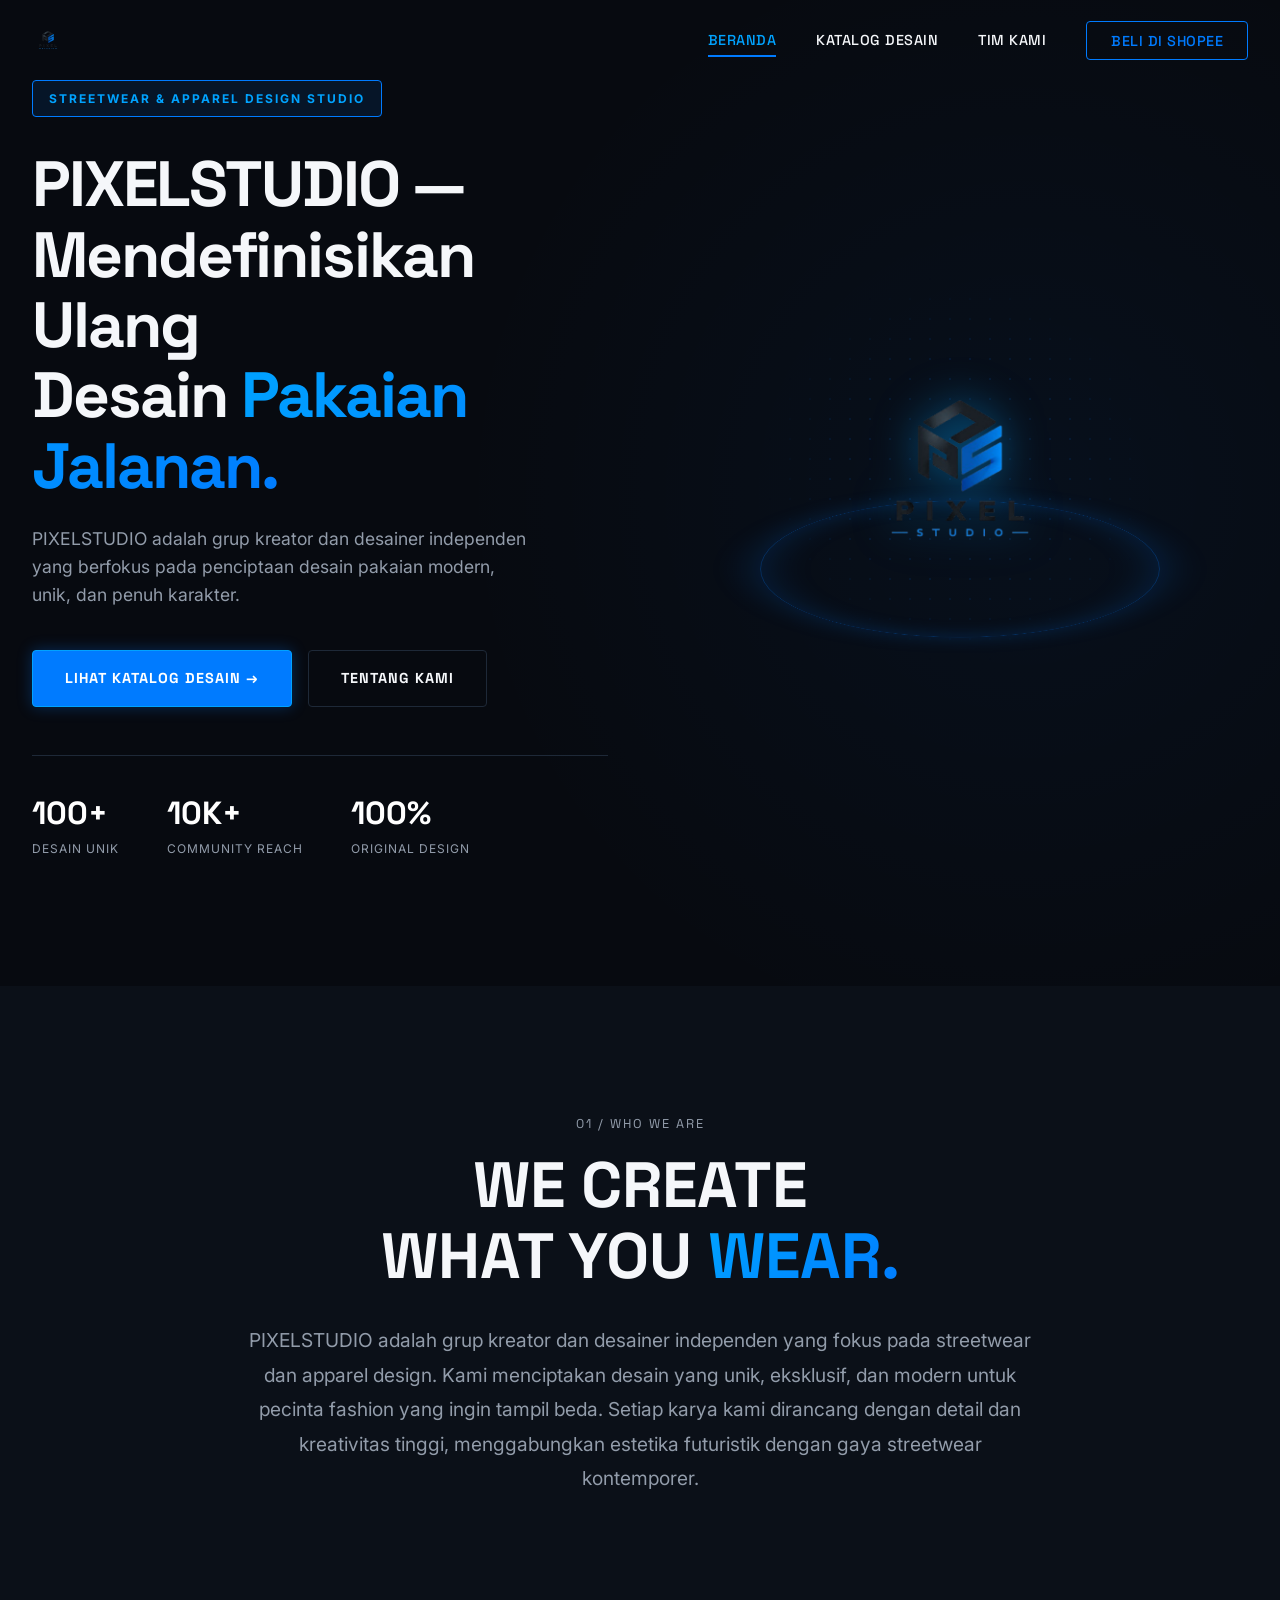
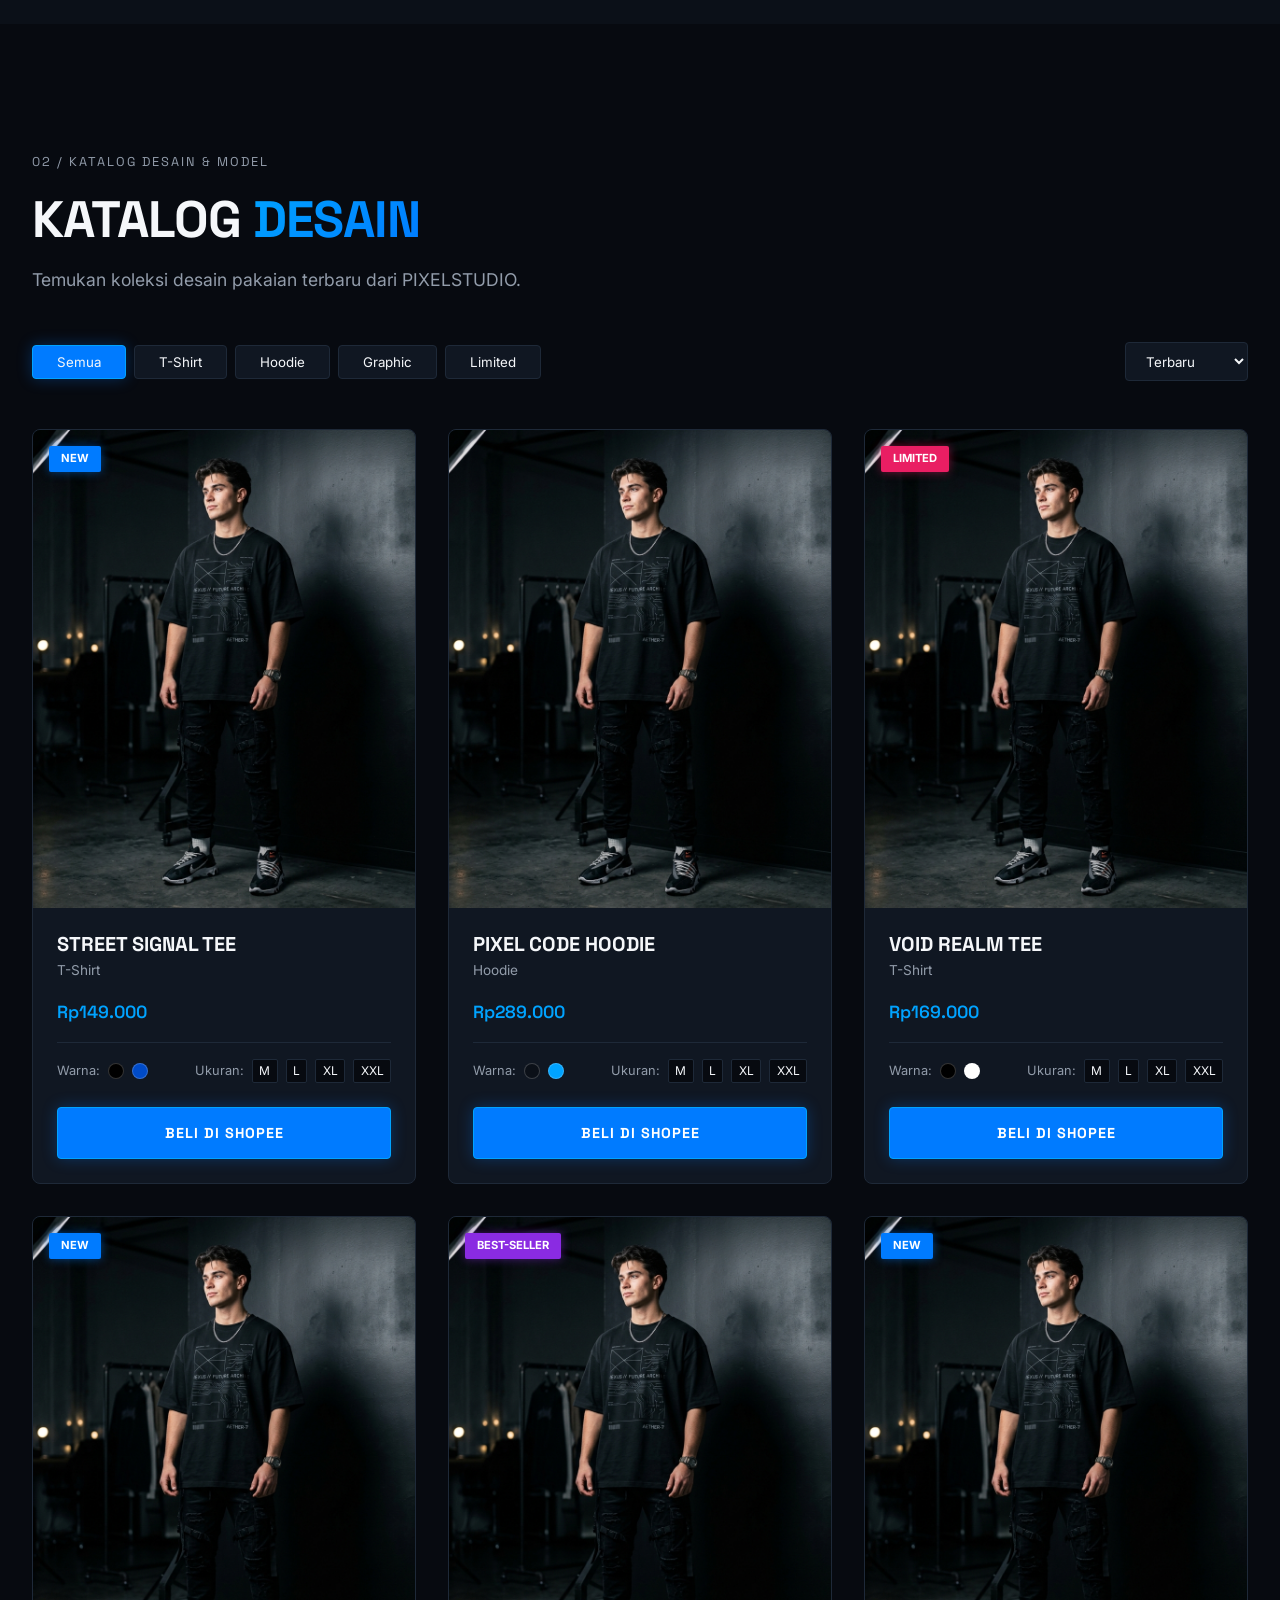
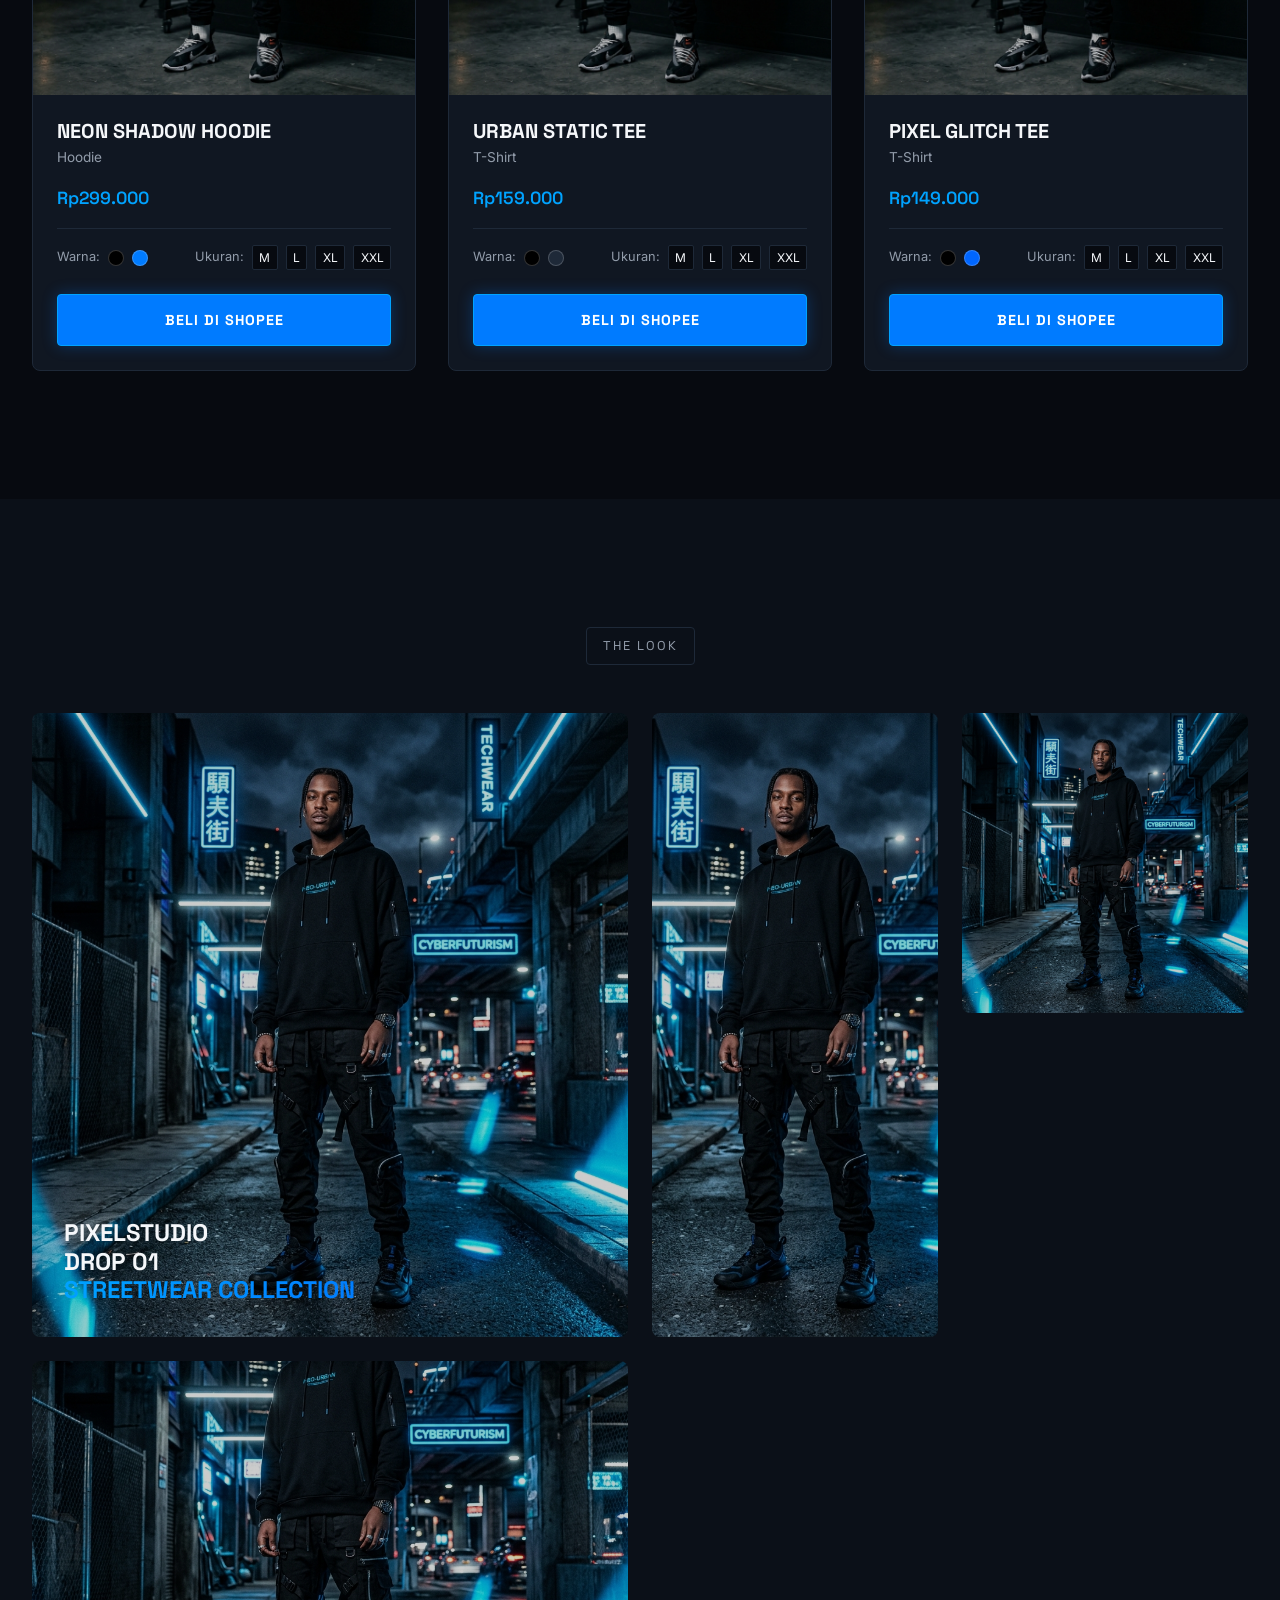
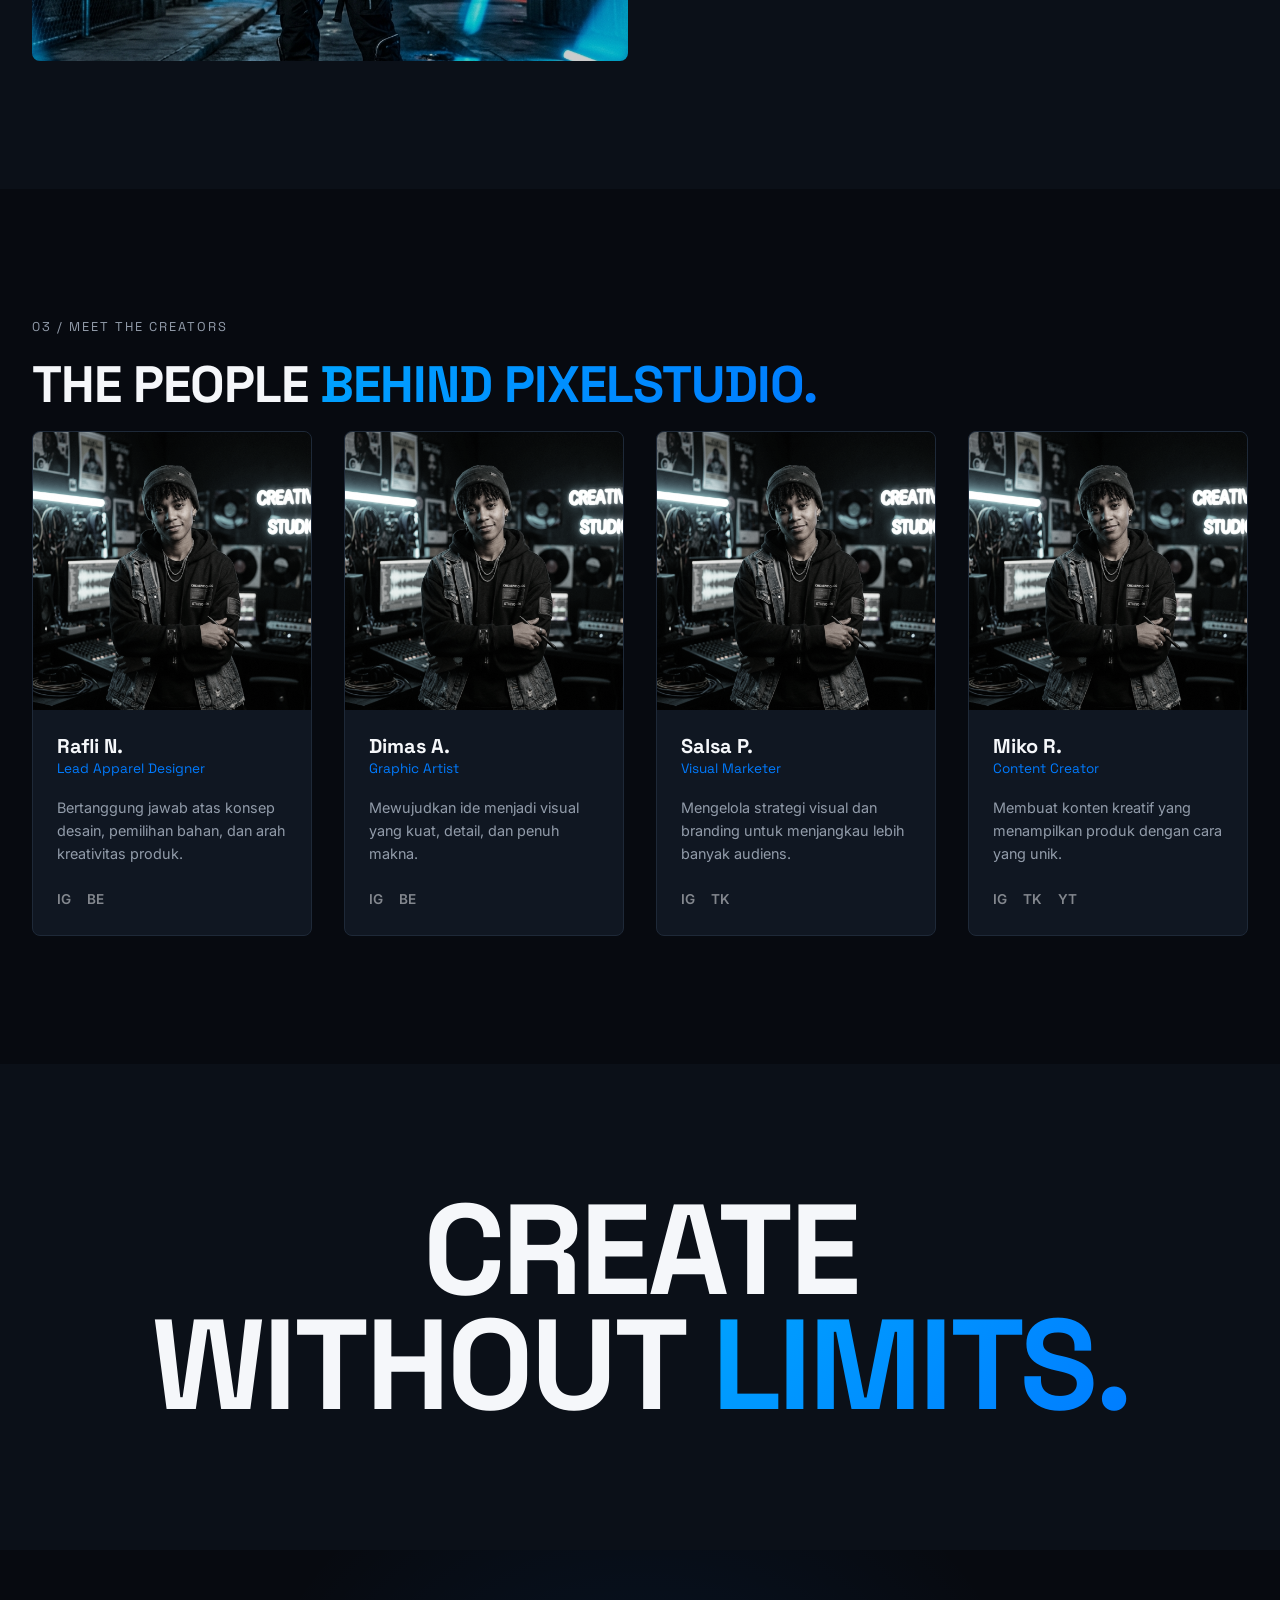
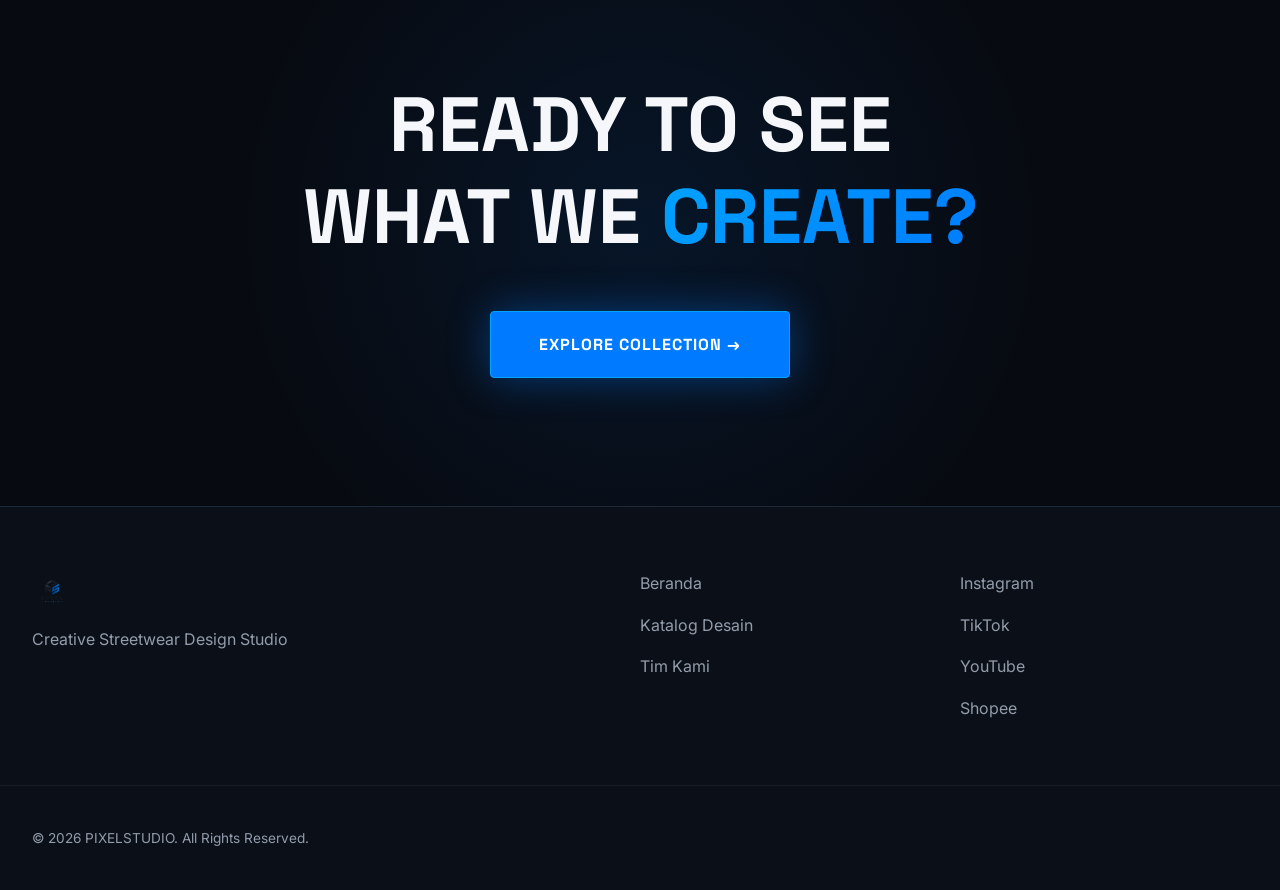
<file: WEBSITE/index.html>
<!DOCTYPE html>
<html lang="id">
<head>
    <meta charset="UTF-8">
    <meta name="viewport" content="width=device-width, initial-scale=1.0">
    <title>PIXELSTUDIO - Redefining Streetwear & Apparel Design</title>
    <link rel="preconnect" href="https://fonts.googleapis.com">
    <link rel="preconnect" href="https://fonts.gstatic.com" crossorigin>
    <link href="https://fonts.googleapis.com/css2?family=Space+Grotesk:wght@400;500;600;700;800&family=Inter:wght@300;400;500;600&display=swap" rel="stylesheet">
    <link rel="stylesheet" href="css/style.css">
</head>
<body>
    <nav class="navbar">
        <div class="container nav-container">
            <div class="logo">
                <a href="#home"><img src="images/logo.png" alt="PIXELSTUDIO" class="logo-img"></a>
            </div>
            <button class="hamburger" id="hamburger">
                <span></span>
                <span></span>
                <span></span>
            </button>
            <ul class="nav-menu" id="navMenu">
                <li><a href="#home" class="active">Beranda</a></li>
                <li><a href="#katalog">Katalog Desain</a></li>
                <li><a href="#team">Tim Kami</a></li>
                <li class="nav-cta"><a href="https://shopee.co.id/" target="_blank" rel="noopener" class="btn-nav-shopee">Beli di Shopee</a></li>
            </ul>
        </div>
    </nav>

    <section class="hero" id="home">
        <div class="container hero-container">
            <div class="hero-left">
                <div class="hero-label">STREETWEAR & APPAREL DESIGN STUDIO</div>
                <h1 class="hero-title">
                    <span class="title-line">PIXELSTUDIO —</span>
                    <span class="title-line">Mendefinisikan Ulang</span>
                    <span class="title-line">Desain <span class="gradient-text">Pakaian Jalanan.</span></span>
                </h1>
                <p class="hero-description">
                    PIXELSTUDIO adalah grup kreator dan desainer independen yang berfokus pada penciptaan desain pakaian modern, unik, dan penuh karakter.
                </p>
                <div class="hero-buttons">
                    <a href="#katalog" class="btn btn-primary">Lihat Katalog Desain →</a>
                    <a href="#about" class="btn btn-secondary">Tentang Kami</a>
                </div>
                <div class="hero-stats">
                    <div class="stat-item">
                        <div class="stat-value">100+</div>
                        <div class="stat-label">DESAIN UNIK</div>
                    </div>
                    <div class="stat-item">
                        <div class="stat-value">10K+</div>
                        <div class="stat-label">COMMUNITY REACH</div>
                    </div>
                    <div class="stat-item">
                        <div class="stat-value">100%</div>
                        <div class="stat-label">ORIGINAL DESIGN</div>
                    </div>
                </div>
            </div>
            <div class="hero-right">
                <div class="hero-logo-wrapper">
                    <div class="neon-platform"></div>
                    <img src="images/logo.png" alt="Pixel Studio Logo" class="floating-logo">
                    <div class="particles"></div>
                </div>
            </div>
        </div>
    </section>

    <section class="about" id="about">
        <div class="container">
            <div class="about-content">
                <div class="section-label">01 / WHO WE ARE</div>
                <h2 class="about-title">
                    <span class="about-title-line">WE CREATE</span>
                    <span class="about-title-line">WHAT YOU <span class="gradient-text">WEAR.</span></span>
                </h2>
                <p class="about-text">
                    PIXELSTUDIO adalah grup kreator dan desainer independen yang fokus pada streetwear dan apparel design. Kami menciptakan desain yang unik, eksklusif, dan modern untuk pecinta fashion yang ingin tampil beda. Setiap karya kami dirancang dengan detail dan kreativitas tinggi, menggabungkan estetika futuristik dengan gaya streetwear kontemporer.
                </p>
            </div>
        </div>
    </section>

    <section class="catalog" id="katalog">
        <div class="container">
            <div class="section-header">
                <div class="section-label">02 / KATALOG DESAIN & MODEL</div>
                <h2 class="section-title">KATALOG <span class="gradient-text">DESAIN</span></h2>
                <p class="section-subtitle">Temukan koleksi desain pakaian terbaru dari PIXELSTUDIO.</p>
            </div>
            
            <div class="catalog-controls">
                <div class="filters" id="productFilters">
                    <button class="filter-btn active" data-filter="all">Semua</button>
                    <button class="filter-btn" data-filter="T-Shirt">T-Shirt</button>
                    <button class="filter-btn" data-filter="Hoodie">Hoodie</button>
                    <button class="filter-btn" data-filter="Graphic">Graphic</button>
                    <button class="filter-btn" data-filter="Limited">Limited</button>
                </div>
                <div class="sorting">
                    <select class="sort-select" id="sortSelect">
                        <option value="terbaru">Terbaru</option>
                        <option value="populer">Terpopuler</option>
                    </select>
                </div>
            </div>

            <div class="product-grid" id="productGrid">
                <!-- Products will be injected here via JS -->
            </div>
        </div>
    </section>

    <section class="lookbook" id="lookbook">
        <div class="container">
            <div class="lookbook-header">
                <div class="lookbook-label">THE LOOK</div>
            </div>
            <div class="lookbook-gallery">
                <div class="lookbook-item large">
                    <img src="images/lookbook-placeholder.jpg" alt="Lookbook 1">
                    <div class="lookbook-caption">
                        <p>PIXELSTUDIO</p>
                        <p>DROP 01</p>
                        <p class="gradient-text">STREETWEAR COLLECTION</p>
                    </div>
                </div>
                <div class="lookbook-item tall">
                    <img src="images/lookbook-placeholder.jpg" alt="Lookbook 2">
                </div>
                <div class="lookbook-item small">
                    <img src="images/lookbook-placeholder.jpg" alt="Lookbook 3">
                </div>
                <div class="lookbook-item wide">
                    <img src="images/lookbook-placeholder.jpg" alt="Lookbook 4">
                </div>
            </div>
        </div>
    </section>

    <section class="team-section" id="team">
        <div class="container">
            <div class="section-header">
                <div class="section-label">03 / MEET THE CREATORS</div>
                <h2 class="section-title">THE PEOPLE <span class="gradient-text">BEHIND PIXELSTUDIO.</span></h2>
            </div>
            <div class="team-grid" id="teamGrid">
                <!-- Team cards will be injected here via JS -->
            </div>
        </div>
    </section>

    <section class="philosophy">
        <div class="container">
            <div class="philosophy-content">
                <h2 class="philosophy-title">
                    <span class="philosophy-line">CREATE</span>
                    <span class="philosophy-line">WITHOUT <span class="gradient-text">LIMITS.</span></span>
                </h2>
            </div>
        </div>
    </section>

    <section class="cta-section">
        <div class="container">
            <div class="cta-content">
                <h2 class="cta-title">
                    <span class="cta-title-line">READY TO SEE</span>
                    <span class="cta-title-line">WHAT WE <span class="gradient-text">CREATE?</span></span>
                </h2>
                <a href="#katalog" class="btn btn-primary btn-lg glow-ambient">EXPLORE COLLECTION →</a>
            </div>
        </div>
    </section>

    <footer class="footer">
        <div class="container footer-container">
            <div class="footer-brand">
                <img src="images/logo.png" alt="PIXELSTUDIO Logo" class="footer-logo">
                <p class="footer-tagline">Creative Streetwear Design Studio</p>
            </div>
            <div class="footer-nav">
                <a href="#home">Beranda</a>
                <a href="#katalog">Katalog Desain</a>
                <a href="#team">Tim Kami</a>
            </div>
            <div class="footer-links">
                <a href="#" target="_blank" rel="noopener">Instagram</a>
                <a href="#" target="_blank" rel="noopener">TikTok</a>
                <a href="#" target="_blank" rel="noopener">YouTube</a>
                <a href="#" target="_blank" rel="noopener">Shopee</a>
            </div>
        </div>
        <div class="container footer-bottom">
            <div class="footer-copyright">
                <p>&copy; 2026 PIXELSTUDIO. All Rights Reserved.</p>
            </div>
            <button class="back-to-top" id="backToTop">↑</button>
        </div>
    </footer>

    <!-- Product Modal -->
    <div class="modal" id="productModal">
        <div class="modal-overlay" id="modalOverlay"></div>
        <div class="modal-content">
            <button class="modal-close" id="modalClose">&times;</button>
            <div class="modal-body" id="modalBody">
                <!-- Content injected via JS -->
            </div>
        </div>
    </div>

    <script src="js/data.js"></script>
    <script src="js/main.js"></script>
</body>
</html>
</file>
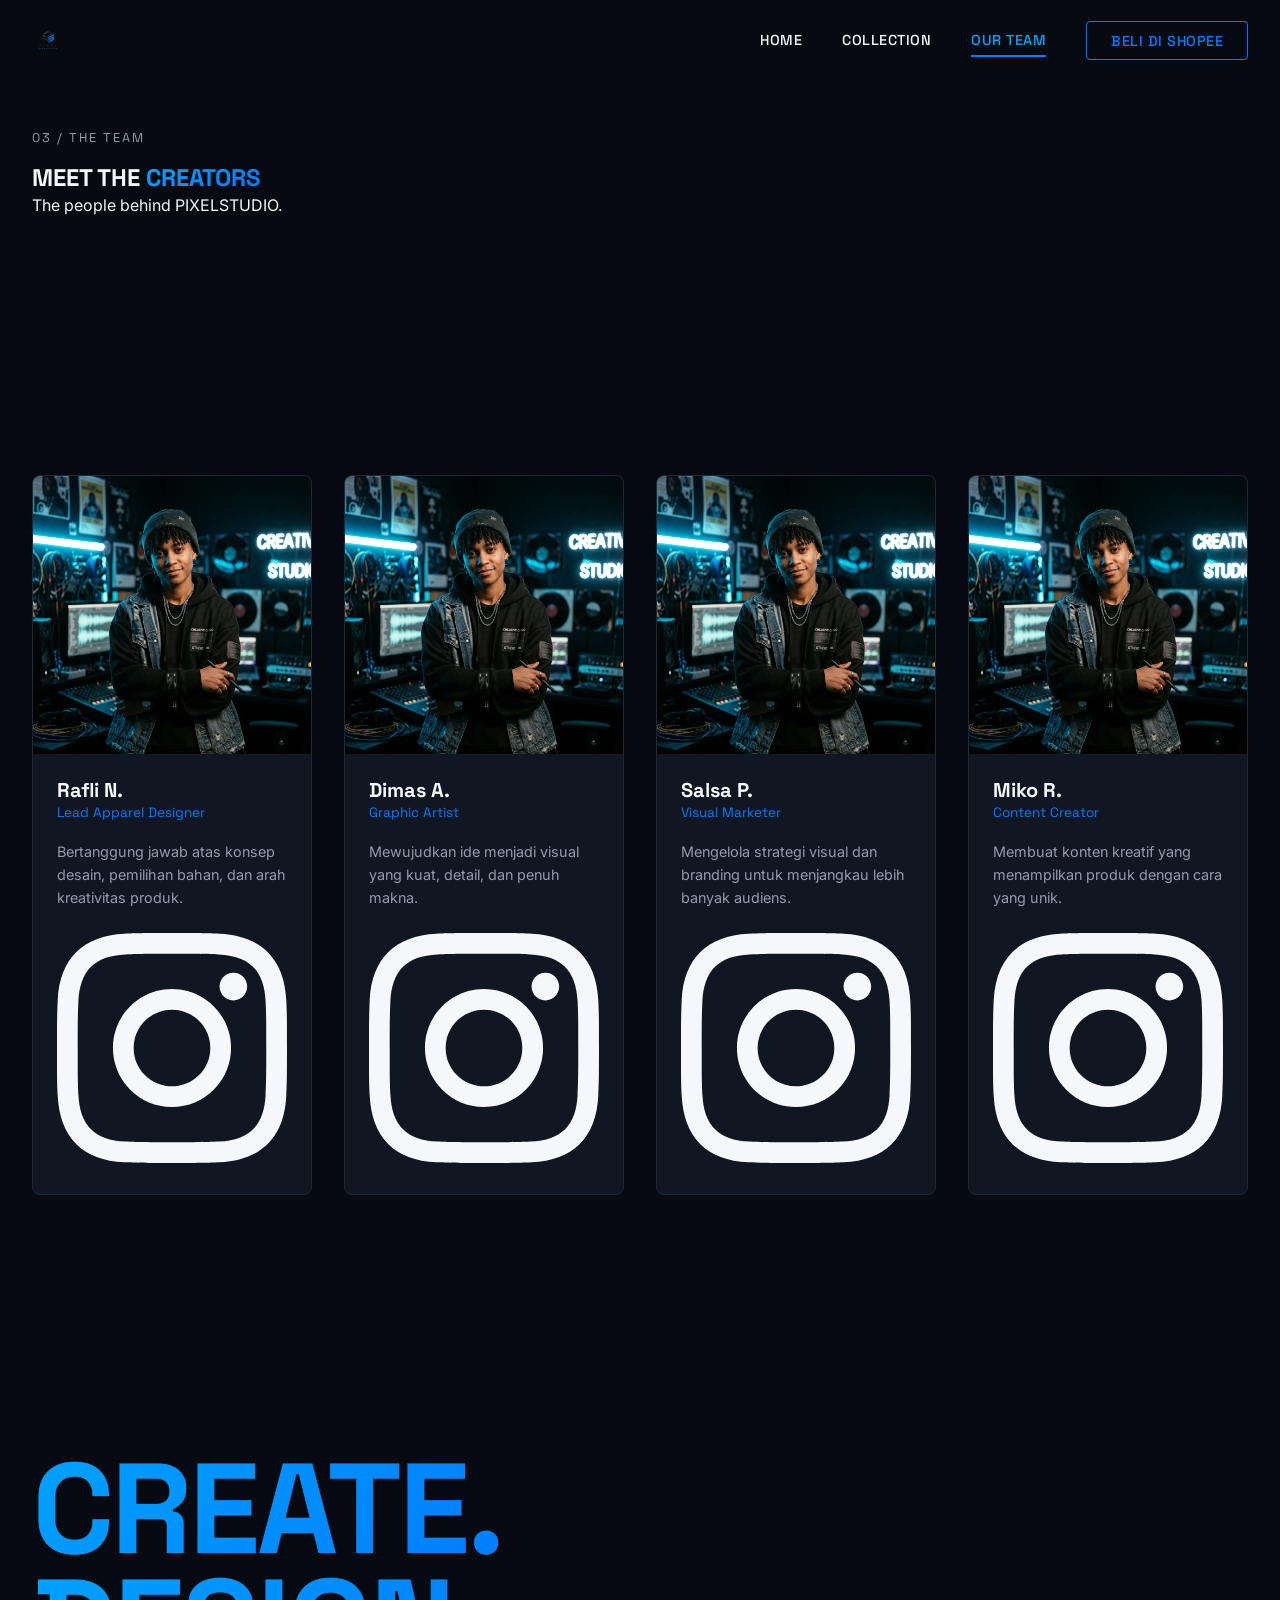
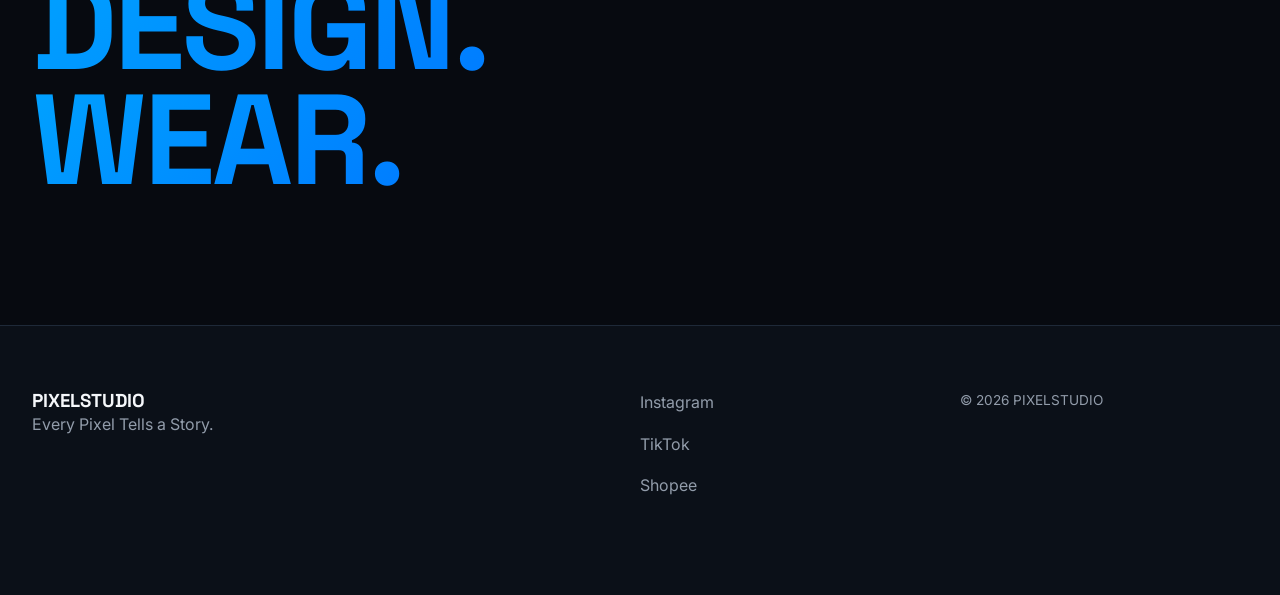
<file: WEBSITE/team.html>
<!DOCTYPE html>
<html lang="id">
<head>
    <meta charset="UTF-8">
    <meta name="viewport" content="width=device-width, initial-scale=1.0">
    <meta name="description" content="Kenali tim kreator di balik PIXELSTUDIO - desainer dan kreator streetwear independen.">
    <meta property="og:title" content="Our Team - PIXELSTUDIO">
    <meta property="og:description" content="Tim kreator profesional yang berdedikasi di PIXELSTUDIO.">
    <title>Our Team - PIXELSTUDIO</title>
    <link rel="preconnect" href="https://fonts.googleapis.com">
    <link rel="preconnect" href="https://fonts.gstatic.com" crossorigin>
    <link href="https://fonts.googleapis.com/css2?family=Space+Grotesk:wght@400;500;600;700&family=Inter:wght@300;400;500;600&display=swap" rel="stylesheet">
    <link rel="stylesheet" href="css/style.css">
</head>
<body>
    <nav class="navbar">
        <div class="container nav-container">
            <div class="logo">
                <a href="index.html"><img src="images/logo.png" alt="Pixel Studio" class="logo-img"></a>
            </div>
            <button class="hamburger" id="hamburger">
                <span></span>
                <span></span>
                <span></span>
            </button>
            <ul class="nav-menu" id="navMenu">
                <li><a href="index.html">HOME</a></li>
                <li><a href="collection.html">COLLECTION</a></li>
                <li><a href="team.html" class="active">OUR TEAM</a></li>
                <li class="nav-cta"><a href="https://shopee.co.id/pixelstudio" target="_blank" rel="noopener" class="btn-nav-shopee">BELI DI SHOPEE</a></li>
            </ul>
        </div>
    </nav>

    <section class="page-header">
        <div class="container">
            <div class="section-header">
                <div class="section-label">03 / THE TEAM</div>
                <h1 class="page-title">MEET THE <span class="gradient-text">CREATORS</span></h1>
                <p class="page-subtitle">The people behind PIXELSTUDIO.</p>
            </div>
        </div>
    </section>

    <section class="team-section">
        <div class="container">
            <div class="team-grid" id="teamGrid">
            </div>
        </div>
    </section>

    <section class="team-philosophy">
        <div class="container">
            <div class="philosophy-content">
                <h2 class="philosophy-title">
                    <span class="philosophy-line"><span class="gradient-text">CREATE.</span></span>
                    <span class="philosophy-line"><span class="gradient-text">DESIGN.</span></span>
                    <span class="philosophy-line"><span class="gradient-text">WEAR.</span></span>
                </h2>
            </div>
        </div>
    </section>

    <footer class="footer">
        <div class="container footer-container">
            <div class="footer-brand">
                <h3>PIXELSTUDIO</h3>
                <p class="footer-tagline">Every Pixel Tells a Story.</p>
            </div>
            <div class="footer-links">
                <a href="https://instagram.com/pixelstudio" target="_blank" rel="noopener">Instagram</a>
                <a href="https://tiktok.com/@pixelstudio" target="_blank" rel="noopener">TikTok</a>
                <a href="https://shopee.co.id/pixelstudio" target="_blank" rel="noopener">Shopee</a>
            </div>
            <div class="footer-copyright">
                <p>&copy; 2026 PIXELSTUDIO</p>
            </div>
        </div>
    </footer>

    <script src="js/data.js"></script>
    <script src="js/team.js"></script>
</body>
</html>
</file>
<file: WEBSITE/css/style.css>
* {
    margin: 0;
    padding: 0;
    box-sizing: border-box;
}

html {
    scroll-behavior: smooth;
}

:root {
    --color-bg: #070A10;
    --color-bg-secondary: #0B1018;
    --color-card: #101722;
    --color-text: #F5F7FA;
    --color-secondary-text: #929CAA;
    --color-border: #1E2938;
    --color-electric: #007BFF;
    --color-bright: #00A3FF;
    --color-deep: #004BC8;
    
    --font-heading: 'Space Grotesk', sans-serif;
    --font-body: 'Inter', sans-serif;
    
    --spacing-xs: 0.5rem;
    --spacing-sm: 1rem;
    --spacing-md: 2rem;
    --spacing-lg: 4rem;
    --spacing-xl: 8rem;
    
    --container-width: 1400px;
    --transition: 0.3s cubic-bezier(0.4, 0, 0.2, 1);
}

body {
    font-family: var(--font-body);
    background-color: var(--color-bg);
    color: var(--color-text);
    line-height: 1.6;
    font-size: 16px;
    overflow-x: hidden;
}

img {
    max-width: 100%;
    height: auto;
    display: block;
}

a {
    text-decoration: none;
    color: inherit;
    transition: var(--transition);
}

h1, h2, h3, h4, h5, h6 {
    font-family: var(--font-heading);
    font-weight: 700;
    line-height: 1.2;
}

.container {
    max-width: var(--container-width);
    margin: 0 auto;
    padding: 0 var(--spacing-md);
}

.gradient-text {
    background: linear-gradient(135deg, var(--color-bright) 0%, var(--color-electric) 100%);
    -webkit-background-clip: text;
    -webkit-text-fill-color: transparent;
    background-clip: text;
}

/* Buttons */
.btn {
    display: inline-block;
    padding: 1rem 2rem;
    font-family: var(--font-heading);
    font-weight: 700;
    font-size: 0.9rem;
    letter-spacing: 1px;
    text-transform: uppercase;
    cursor: pointer;
    transition: var(--transition);
    border-radius: 4px;
    text-align: center;
    position: relative;
    z-index: 1;
}

.btn-primary {
    background: var(--color-electric);
    color: #fff;
    border: 1px solid var(--color-bright);
    box-shadow: 0 0 15px rgba(0, 123, 255, 0.3);
}

.btn-primary:hover {
    background: var(--color-bright);
    box-shadow: 0 0 30px rgba(0, 163, 255, 0.6);
    transform: translateY(-2px);
}

.btn-secondary {
    background: transparent;
    color: var(--color-text);
    border: 1px solid var(--color-border);
}

.btn-secondary:hover {
    border-color: var(--color-electric);
    color: var(--color-electric);
}

.btn-full {
    width: 100%;
}

.btn-lg {
    padding: 1.25rem 3rem;
    font-size: 1rem;
}

.glow-ambient {
    box-shadow: 0 0 40px rgba(0, 123, 255, 0.4);
}

/* Navbar */
.navbar {
    position: fixed;
    top: 0;
    left: 0;
    width: 100%;
    z-index: 1000;
    padding: 1.5rem 0;
    transition: var(--transition);
    background: rgba(7, 10, 16, 0);
}

.navbar.scrolled {
    background: rgba(7, 10, 16, 0.85);
    backdrop-filter: blur(12px);
    border-bottom: 1px solid var(--color-border);
    padding: 1rem 0;
}

.nav-container {
    display: flex;
    justify-content: space-between;
    align-items: center;
}

.logo-img {
    height: 32px;
}

.nav-menu {
    display: flex;
    list-style: none;
    gap: 2.5rem;
    align-items: center;
}

.nav-menu a {
    font-family: var(--font-heading);
    font-size: 0.9rem;
    font-weight: 500;
    text-transform: uppercase;
    letter-spacing: 0.5px;
    position: relative;
    padding: 0.5rem 0;
}

.nav-menu a::after {
    content: '';
    position: absolute;
    bottom: 0;
    left: 0;
    width: 0;
    height: 2px;
    background: var(--color-electric);
    transition: var(--transition);
}

.nav-menu a:hover::after, .nav-menu a.active::after {
    width: 100%;
}

.nav-menu a:hover, .nav-menu a.active {
    color: var(--color-bright);
}

.btn-nav-shopee {
    background: transparent;
    color: var(--color-electric) !important;
    border: 1px solid var(--color-electric);
    padding: 0.6rem 1.5rem !important;
    border-radius: 4px;
    font-weight: 600;
}

.btn-nav-shopee:hover {
    background: var(--color-electric);
    color: #fff !important;
    box-shadow: 0 0 15px rgba(0, 123, 255, 0.4);
}
.btn-nav-shopee::after { display: none !important; }

.hamburger {
    display: none;
    background: none;
    border: none;
    cursor: pointer;
    flex-direction: column;
    gap: 5px;
}

.hamburger span {
    width: 25px;
    height: 2px;
    background: #fff;
    transition: 0.3s;
}

/* Hero Section */
.hero {
    min-height: 100vh;
    display: flex;
    align-items: center;
    position: relative;
    padding-top: 80px;
    overflow: hidden;
    background: radial-gradient(circle at 80% 50%, rgba(0, 123, 255, 0.05) 0%, transparent 50%);
}

.hero-container {
    display: grid;
    grid-template-columns: 1fr 1fr;
    gap: var(--spacing-lg);
    align-items: center;
}

.hero-label {
    display: inline-block;
    font-size: 0.75rem;
    font-weight: 700;
    letter-spacing: 2px;
    color: var(--color-bright);
    border: 1px solid var(--color-electric);
    padding: 0.5rem 1rem;
    border-radius: 4px;
    margin-bottom: 2rem;
    background: rgba(0, 123, 255, 0.1);
}

.hero-title {
    font-size: clamp(3rem, 5vw, 5.5rem);
    font-weight: 800;
    line-height: 1.1;
    margin-bottom: 1.5rem;
    letter-spacing: -2px;
}

.title-line { display: block; }

.hero-description {
    font-size: 1.1rem;
    color: var(--color-secondary-text);
    margin-bottom: 2.5rem;
    max-width: 500px;
}

.hero-buttons {
    display: flex;
    gap: 1rem;
    margin-bottom: 3rem;
}

.hero-stats {
    display: flex;
    gap: 3rem;
    border-top: 1px solid var(--color-border);
    padding-top: 2rem;
}

.stat-value {
    font-family: var(--font-heading);
    font-size: 2rem;
    font-weight: 700;
    color: #fff;
}

.stat-label {
    font-size: 0.75rem;
    color: var(--color-secondary-text);
    letter-spacing: 1px;
}

.hero-right {
    position: relative;
    display: flex;
    justify-content: center;
    align-items: center;
    height: 100%;
}

.hero-logo-wrapper {
    position: relative;
    width: 400px;
    height: 400px;
    display: flex;
    justify-content: center;
    align-items: center;
}

.floating-logo {
    width: 60%;
    z-index: 2;
    animation: float 6s ease-in-out infinite;
    filter: drop-shadow(0 0 20px rgba(0, 163, 255, 0.5));
}

.neon-platform {
    position: absolute;
    width: 100%;
    height: 100%;
    border: 1px solid rgba(0, 123, 255, 0.3);
    border-radius: 50%;
    transform: rotateX(70deg);
    bottom: -100px;
    box-shadow: inset 0 0 50px rgba(0, 123, 255, 0.2), 0 0 50px rgba(0, 123, 255, 0.2);
    animation: pulse 4s infinite alternate;
}

.particles {
    position: absolute;
    width: 100%;
    height: 100%;
    background-image: radial-gradient(circle, var(--color-electric) 1px, transparent 1px);
    background-size: 20px 20px;
    opacity: 0.1;
    mask-image: radial-gradient(circle, black 40%, transparent 70%);
    -webkit-mask-image: radial-gradient(circle, black 40%, transparent 70%);
    animation: rotateGrid 20s linear infinite;
}

@keyframes float {
    0%, 100% { transform: translateY(0); }
    50% { transform: translateY(-20px); }
}
@keyframes pulse {
    0% { box-shadow: inset 0 0 30px rgba(0, 123, 255, 0.1), 0 0 30px rgba(0, 123, 255, 0.1); }
    100% { box-shadow: inset 0 0 80px rgba(0, 163, 255, 0.4), 0 0 80px rgba(0, 163, 255, 0.4); }
}
@keyframes rotateGrid {
    0% { transform: rotate(0deg); }
    100% { transform: rotate(360deg); }
}

/* Common Section */
section {
    padding: var(--spacing-xl) 0;
}

.section-label {
    font-size: 0.8rem;
    font-family: var(--font-heading);
    letter-spacing: 2px;
    color: var(--color-secondary-text);
    margin-bottom: 1rem;
}

.section-title {
    font-size: clamp(2.5rem, 4vw, 4rem);
    letter-spacing: -1px;
    margin-bottom: 1rem;
}

.section-subtitle {
    color: var(--color-secondary-text);
    font-size: 1.1rem;
    margin-bottom: 3rem;
}

.about {
    background: var(--color-bg-secondary);
    text-align: center;
}

.about-content {
    max-width: 800px;
    margin: 0 auto;
}

.about-title {
    font-size: clamp(3rem, 5vw, 5rem);
    line-height: 1.1;
    margin-bottom: 2rem;
}

.about-title-line { display: block; }

.about-text {
    font-size: 1.2rem;
    color: var(--color-secondary-text);
    line-height: 1.8;
}

/* Catalog */
.catalog-controls {
    display: flex;
    justify-content: space-between;
    align-items: center;
    margin-bottom: 3rem;
    flex-wrap: wrap;
    gap: 1rem;
}

.filters {
    display: flex;
    gap: 0.5rem;
    flex-wrap: wrap;
}

.filter-btn {
    background: var(--color-card);
    border: 1px solid var(--color-border);
    color: var(--color-text);
    padding: 0.5rem 1.5rem;
    border-radius: 4px;
    cursor: pointer;
    font-family: var(--font-body);
    transition: var(--transition);
}

.filter-btn:hover, .filter-btn.active {
    background: var(--color-electric);
    border-color: var(--color-bright);
    box-shadow: 0 0 15px rgba(0, 123, 255, 0.3);
}

.sort-select {
    background: var(--color-card);
    border: 1px solid var(--color-border);
    color: var(--color-text);
    padding: 0.6rem 1rem;
    border-radius: 4px;
    font-family: var(--font-body);
    outline: none;
    cursor: pointer;
}

.product-grid {
    display: grid;
    grid-template-columns: repeat(auto-fill, minmax(320px, 1fr));
    gap: 2rem;
}

.product-card {
    background: var(--color-card);
    border: 1px solid var(--color-border);
    border-radius: 8px;
    overflow: hidden;
    position: relative;
    cursor: pointer;
    transition: var(--transition);
}

.product-card:hover {
    transform: translateY(-5px);
    border-color: var(--color-electric);
    box-shadow: 0 10px 30px rgba(0, 123, 255, 0.15);
}

.product-badge {
    position: absolute;
    top: 1rem;
    left: 1rem;
    background: var(--color-electric);
    color: #fff;
    padding: 0.25rem 0.75rem;
    font-size: 0.7rem;
    font-weight: 700;
    border-radius: 2px;
    z-index: 10;
    box-shadow: 0 0 10px rgba(0,123,255,0.5);
}

.product-badge.best-seller { background: #8A2BE2; box-shadow: 0 0 10px rgba(138,43,226,0.5); }
.product-badge.limited { background: #E91E63; box-shadow: 0 0 10px rgba(233,30,99,0.5); }

.product-image {
    aspect-ratio: 4/5;
    overflow: hidden;
    background: #111;
}

.product-image img {
    width: 100%;
    height: 100%;
    object-fit: cover;
    transition: transform 0.6s ease;
}

.product-card:hover .product-image img {
    transform: scale(1.05);
}

.product-info {
    padding: 1.5rem;
}

.product-name {
    font-size: 1.25rem;
    margin-bottom: 0.25rem;
}

.product-category {
    font-size: 0.85rem;
    color: var(--color-secondary-text);
    margin-bottom: 1rem;
}

.product-price {
    font-family: var(--font-heading);
    font-size: 1.1rem;
    font-weight: 600;
    color: var(--color-bright);
    margin-bottom: 1rem;
}

.product-options {
    display: flex;
    justify-content: space-between;
    border-top: 1px solid var(--color-border);
    padding-top: 1rem;
    margin-bottom: 1rem;
}

.product-colors, .product-sizes {
    display: flex;
    align-items: center;
    gap: 0.5rem;
}

.product-colors span, .product-sizes span {
    font-size: 0.8rem;
    color: var(--color-secondary-text);
}

.color-option {
    width: 16px;
    height: 16px;
    border-radius: 50%;
    border: 1px solid rgba(255,255,255,0.2);
}

.size-option {
    font-size: 0.75rem !important;
    color: var(--color-text) !important;
    background: var(--color-bg);
    padding: 0.1rem 0.4rem;
    border-radius: 2px;
    border: 1px solid var(--color-border);
}

.mt-sm { margin-top: 0.5rem; }

/* Lookbook */
.lookbook {
    background: var(--color-bg-secondary);
}

.lookbook-header {
    text-align: center;
    margin-bottom: 3rem;
}

.lookbook-label {
    font-size: 0.8rem;
    font-family: var(--font-heading);
    letter-spacing: 2px;
    color: var(--color-secondary-text);
    border: 1px solid var(--color-border);
    padding: 0.5rem 1rem;
    border-radius: 4px;
    display: inline-block;
}

.lookbook-gallery {
    display: grid;
    grid-template-columns: repeat(4, 1fr);
    grid-auto-rows: 300px;
    gap: 1.5rem;
}

.lookbook-item {
    position: relative;
    overflow: hidden;
    border-radius: 8px;
    cursor: crosshair;
}

.lookbook-item img {
    width: 100%;
    height: 100%;
    object-fit: cover;
    transition: transform 0.8s ease;
    filter: brightness(0.8);
}

.lookbook-item:hover img {
    transform: scale(1.05);
    filter: brightness(1);
}

.lookbook-item.large { grid-column: span 2; grid-row: span 2; }
.lookbook-item.tall { grid-column: span 1; grid-row: span 2; }
.lookbook-item.wide { grid-column: span 2; grid-row: span 1; }
.lookbook-item.small { grid-column: span 1; grid-row: span 1; }

.lookbook-caption {
    position: absolute;
    bottom: 2rem;
    left: 2rem;
    z-index: 2;
}

.lookbook-caption p {
    font-family: var(--font-heading);
    font-weight: 700;
    font-size: 1.5rem;
    line-height: 1.2;
}

/* Team */
.team-grid {
    display: grid;
    grid-template-columns: repeat(4, 1fr);
    gap: 2rem;
}

.team-card {
    background: var(--color-card);
    border: 1px solid var(--color-border);
    border-radius: 8px;
    overflow: hidden;
    transition: var(--transition);
}

.team-card:hover {
    border-color: var(--color-electric);
    box-shadow: 0 10px 30px rgba(0, 123, 255, 0.1);
    transform: translateY(-5px);
}

.team-image-wrapper {
    aspect-ratio: 1/1;
    overflow: hidden;
}

.team-image-wrapper img {
    width: 100%;
    height: 100%;
    object-fit: cover;
    filter: grayscale(80%);
    transition: 0.5s;
}

.team-card:hover .team-image-wrapper img {
    filter: grayscale(0%);
    transform: scale(1.05);
}

.team-info {
    padding: 1.5rem;
}

.team-name {
    font-size: 1.25rem;
}

.team-role {
    color: var(--color-electric);
    font-size: 0.85rem;
    margin-bottom: 1rem;
    font-family: var(--font-heading);
}

.team-bio {
    font-size: 0.9rem;
    color: var(--color-secondary-text);
    margin-bottom: 1.5rem;
}

.team-social {
    display: flex;
    gap: 1rem;
}

.team-social a {
    color: var(--color-text);
    font-size: 0.85rem;
    font-weight: 600;
    opacity: 0.5;
}

.team-social a:hover {
    opacity: 1;
    color: var(--color-bright);
}

/* Philosophy */
.philosophy {
    text-align: center;
    background: var(--color-bg-secondary);
    padding: 8rem 0;
}

.philosophy-title {
    font-size: clamp(4rem, 10vw, 8rem);
    line-height: 0.9;
    letter-spacing: -3px;
}

.philosophy-line { display: block; }

/* CTA */
.cta-section {
    text-align: center;
    position: relative;
    padding: 8rem 0;
    background: radial-gradient(circle at center, rgba(0, 123, 255, 0.1) 0%, transparent 60%);
}

.cta-title {
    font-size: clamp(3rem, 6vw, 5rem);
    margin-bottom: 3rem;
}

.cta-title-line { display: block; }

/* Footer */
.footer {
    border-top: 1px solid var(--color-border);
    padding: 4rem 0 2rem;
    background: var(--color-bg-secondary);
}

.footer-container {
    display: grid;
    grid-template-columns: 2fr 1fr 1fr;
    gap: 2rem;
    margin-bottom: 4rem;
}

.footer-logo {
    height: 40px;
    margin-bottom: 1rem;
    filter: brightness(0.8);
}

.footer-tagline {
    color: var(--color-secondary-text);
}

.footer-nav, .footer-links {
    display: flex;
    flex-direction: column;
    gap: 1rem;
}

.footer-nav a, .footer-links a {
    color: var(--color-secondary-text);
}

.footer-nav a:hover, .footer-links a:hover {
    color: var(--color-bright);
}

.footer-bottom {
    display: flex;
    justify-content: space-between;
    align-items: center;
    border-top: 1px solid rgba(255,255,255,0.05);
    padding-top: 2rem;
}

.footer-copyright {
    color: var(--color-secondary-text);
    font-size: 0.85rem;
}

.back-to-top {
    width: 40px;
    height: 40px;
    border-radius: 50%;
    background: var(--color-card);
    border: 1px solid var(--color-border);
    color: #fff;
    cursor: pointer;
    display: flex;
    align-items: center;
    justify-content: center;
    font-size: 1.2rem;
    transition: var(--transition);
    opacity: 0;
    pointer-events: none;
}

.back-to-top.visible {
    opacity: 1;
    pointer-events: all;
}

.back-to-top:hover {
    background: var(--color-electric);
    border-color: var(--color-bright);
    transform: translateY(-3px);
}

/* Modal */
.modal {
    position: fixed;
    inset: 0;
    z-index: 2000;
    display: flex;
    align-items: center;
    justify-content: center;
    opacity: 0;
    pointer-events: none;
    transition: 0.3s ease;
}

.modal.active {
    opacity: 1;
    pointer-events: all;
}

.modal-overlay {
    position: absolute;
    inset: 0;
    background: rgba(0,0,0,0.8);
    backdrop-filter: blur(5px);
}

.modal-content {
    position: relative;
    width: 90%;
    max-width: 1000px;
    background: var(--color-card);
    border: 1px solid var(--color-border);
    border-radius: 12px;
    overflow: hidden;
    z-index: 1;
    transform: translateY(20px) scale(0.95);
    transition: 0.4s cubic-bezier(0.175, 0.885, 0.32, 1.275);
    box-shadow: 0 20px 60px rgba(0,0,0,0.5), 0 0 40px rgba(0, 123, 255, 0.1);
}

.modal.active .modal-content {
    transform: translateY(0) scale(1);
}

.modal-close {
    position: absolute;
    top: 1rem;
    right: 1rem;
    background: rgba(0,0,0,0.5);
    border: none;
    color: #fff;
    font-size: 2rem;
    width: 40px;
    height: 40px;
    border-radius: 50%;
    cursor: pointer;
    z-index: 10;
    display: flex;
    align-items: center;
    justify-content: center;
    transition: var(--transition);
}

.modal-close:hover {
    background: var(--color-electric);
}

.modal-grid {
    display: grid;
    grid-template-columns: 1fr 1fr;
}

.modal-image-wrapper {
    background: #000;
}

.modal-main-image {
    width: 100%;
    height: 100%;
    object-fit: cover;
}

.modal-details {
    padding: 3rem;
    display: flex;
    flex-direction: column;
    justify-content: center;
}

.modal-collection {
    color: var(--color-electric);
    font-family: var(--font-heading);
    font-weight: 700;
    letter-spacing: 1px;
    font-size: 0.85rem;
    margin-bottom: 0.5rem;
}

.modal-title {
    font-size: 2.5rem;
    margin-bottom: 0.5rem;
    line-height: 1.1;
}

.modal-price {
    font-family: var(--font-heading);
    font-size: 1.5rem;
    color: var(--color-bright);
    margin-bottom: 1.5rem;
}

.modal-description {
    color: var(--color-secondary-text);
    margin-bottom: 2rem;
    line-height: 1.8;
}

.modal-options {
    margin-bottom: 2rem;
    padding-bottom: 2rem;
    border-bottom: 1px solid var(--color-border);
}

.modal-color {
    width: 24px;
    height: 24px;
}

.modal-size {
    padding: 0.3rem 0.8rem;
    font-size: 0.9rem !important;
    cursor: pointer;
}
.modal-size:hover {
    border-color: var(--color-electric);
    background: rgba(0, 123, 255, 0.1);
}

/* Animations */
.fade-in-element {
    opacity: 0;
    transform: translateY(20px);
    transition: 0.8s cubic-bezier(0.165, 0.84, 0.44, 1);
}

.fade-in-element.visible {
    opacity: 1;
    transform: translateY(0);
}

/* Responsive */
@media (max-width: 1200px) {
    .team-grid { grid-template-columns: repeat(2, 1fr); }
    .lookbook-gallery { grid-template-columns: repeat(2, 1fr); }
}

@media (max-width: 992px) {
    .hero-container { grid-template-columns: 1fr; text-align: center; }
    .hero-buttons { justify-content: center; }
    .hero-stats { justify-content: center; }
    .hero-logo-wrapper { width: 300px; height: 300px; margin: 0 auto; }
    .footer-container { grid-template-columns: 1fr; text-align: center; }
    .modal-grid { grid-template-columns: 1fr; }
    .modal-image-wrapper { height: 300px; }
    .modal-content { max-height: 90vh; overflow-y: auto; }
}

@media (max-width: 768px) {
    .nav-menu {
        position: fixed;
        top: 0;
        right: -100%;
        width: 100%;
        height: 100vh;
        background: rgba(7, 10, 16, 0.95);
        backdrop-filter: blur(10px);
        flex-direction: column;
        justify-content: center;
        transition: 0.3s;
    }
    .nav-menu.active { right: 0; }
    .hamburger { display: flex; z-index: 1001; }
    .hamburger.active span:nth-child(1) { transform: translateY(7px) rotate(45deg); }
    .hamburger.active span:nth-child(2) { opacity: 0; }
    .hamburger.active span:nth-child(3) { transform: translateY(-7px) rotate(-45deg); }
    
    .product-grid { grid-template-columns: 1fr; }
    .team-grid { grid-template-columns: 1fr; }
    .lookbook-gallery { grid-template-columns: 1fr; grid-auto-rows: 250px; }
    .lookbook-item.large, .lookbook-item.tall, .lookbook-item.wide { grid-column: span 1; grid-row: span 1; }
    
    .hero-title { font-size: 2.5rem; }
    .about-title { font-size: 2rem; }
    .section-title { font-size: 2rem; }
    .philosophy-title { font-size: 3rem; }
    .cta-title { font-size: 2.5rem; }
    
    .modal-details { padding: 1.5rem; }
}
</file>
